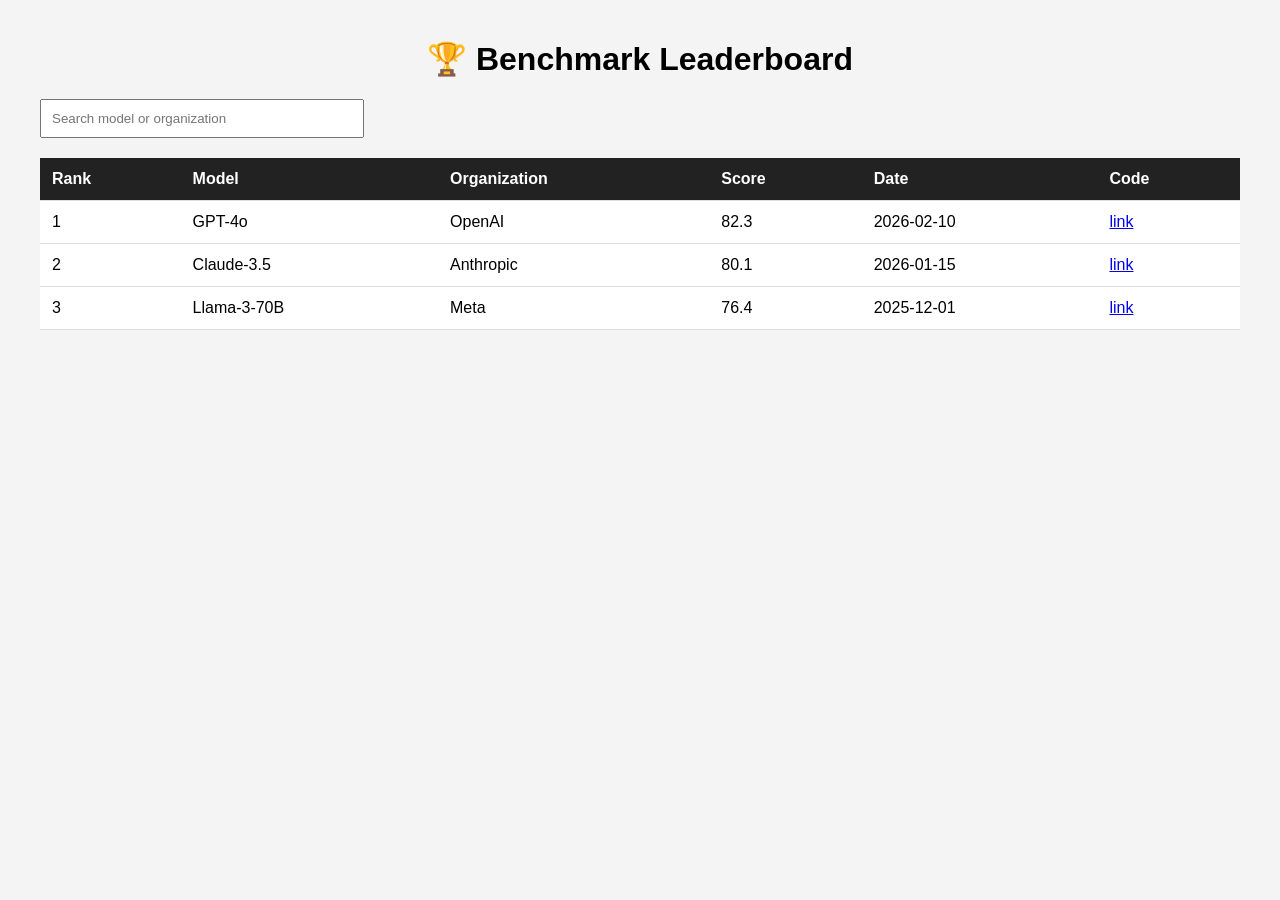
<file: index.html>
<!DOCTYPE html>
<html>

<head>
<meta charset="utf-8">
<title>Benchmark Leaderboard</title>
<link rel="stylesheet" href="style.css">
</head>

<body>

<h1>🏆 Benchmark Leaderboard</h1>

<input type="text" id="search" placeholder="Search model or organization">

<table id="leaderboard">
<thead>
<tr>
<th onclick="sortTable('rank')">Rank</th>
<th onclick="sortTable('model')">Model</th>
<th onclick="sortTable('org')">Organization</th>
<th onclick="sortTable('score')">Score</th>
<th>Date</th>
<th>Code</th>
</tr>
</thead>

<tbody></tbody>
</table>

<script src="script.js"></script>

</body>
</html>
</file>
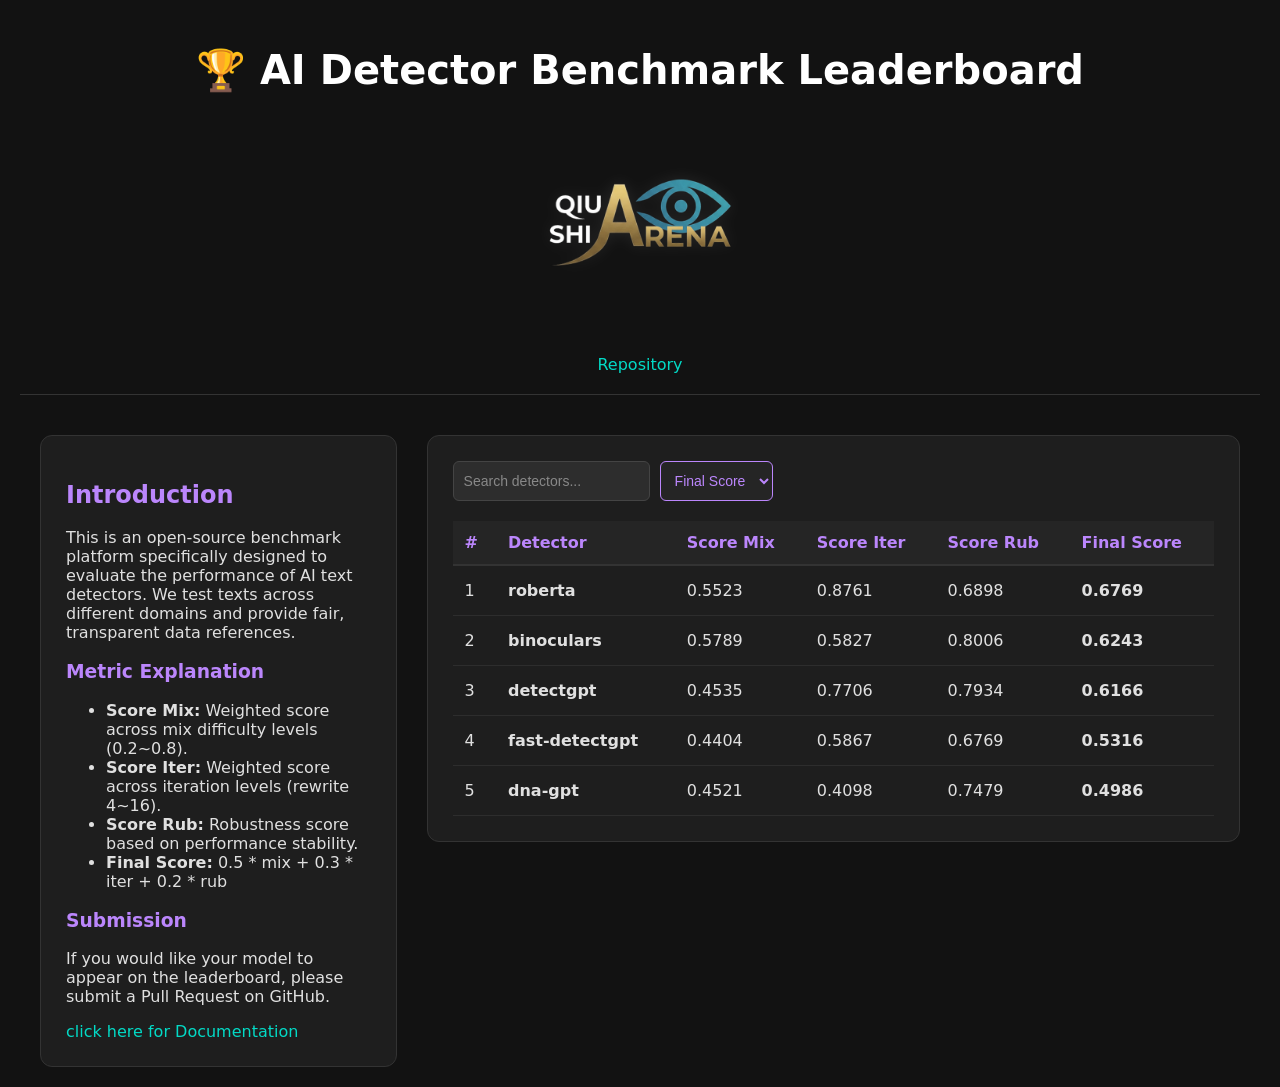
<file: site/index.html>
<!DOCTYPE html>
<html>
<head>
    <meta charset="utf-8">
    <title>AI Detector Benchmark</title>
    <link rel="stylesheet" href="style.css">
</head>
<body>

    <header class="page-header">
        <h1>🏆 AI Detector Benchmark Leaderboard</h1>
        <img src="photo/logo.png" alt="Project Logo" class="centered-logo">
        <br>
        <a href="https://github.com/QiushiArena/qiushiBenchmark" target="_blank" rel="noopener noreferrer">Repository</a>
    </header>

    <div class="main-container">
        <aside class="left-panel">
            <h2>Introduction</h2>
            <p>This is an open-source benchmark platform specifically designed to evaluate the performance of AI text detectors. We test texts across different domains and provide fair, transparent data references.</p>

            <h3>Metric Explanation</h3>
            <ul>
                <li><strong>Score Mix:</strong> Weighted score across mix difficulty levels (0.2~0.8).</li>
                <li><strong>Score Iter:</strong> Weighted score across iteration levels (rewrite 4~16).</li>
                <li><strong>Score Rub:</strong> Robustness score based on performance stability.</li>
                <li><strong>Final Score:</strong> 0.5 * mix + 0.3 * iter + 0.2 * rub</li>
            </ul>

            <h3>Submission</h3>
            <p>If you would like your model to appear on the leaderboard, please submit a Pull Request on GitHub.</p>
            <a href="docs/README.md" class="doc-link">click here for Documentation</a>
        </aside>

        <section class="right-panel">
            <div class="controls">
                <input type="text" id="search" placeholder="Search detectors..." oninput="filterData()">
                <select id="sortBy" onchange="sortTable(this.value)">
                    <option value="finalScore">Final Score</option>
                    <option value="scoreMix">Score Mix</option>
                    <option value="scoreIter">Score Iter</option>
                    <option value="scoreRub">Score Rub</option>
                </select>
            </div>

            <table id="leaderboard">
                <thead>
                    <tr>
                        <th>#</th>
                        <th onclick="sortTable('detector')">Detector</th>
                        <th onclick="sortTable('scoreMix')">Score Mix</th>
                        <th onclick="sortTable('scoreIter')">Score Iter</th>
                        <th onclick="sortTable('scoreRub')">Score Rub</th>
                        <th onclick="sortTable('finalScore')">Final Score</th>
                    </tr>
                </thead>
                <tbody></tbody>
            </table>
        </section>
    </div>

    <script src="script.js"></script>
</body>
</html>
</file>
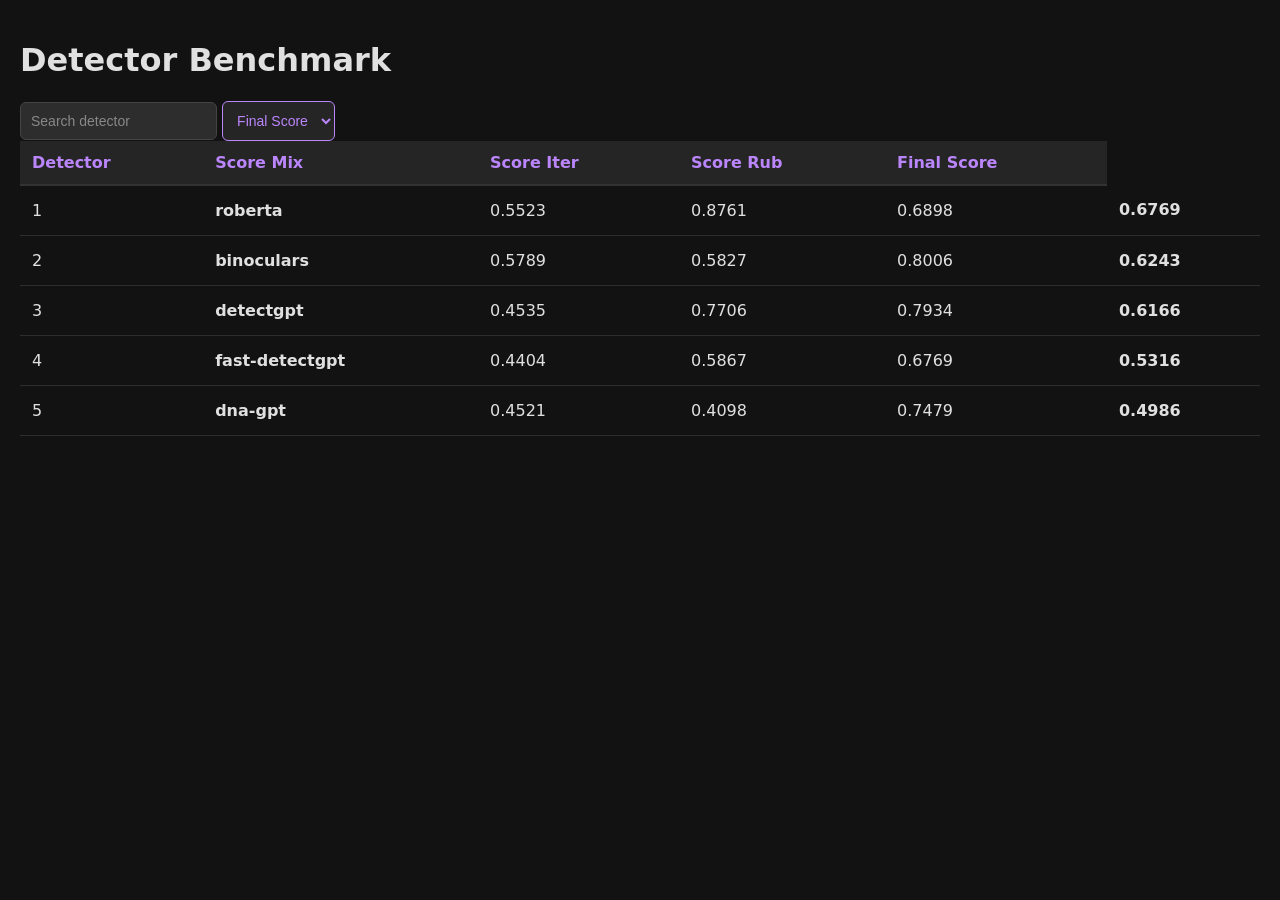
<file: site/leaderboard.html>
<!DOCTYPE html>
<html>
<head>
<meta charset="utf-8">
<title>Detector Benchmark Leaderboard</title>
<link rel="stylesheet" href="style.css">
</head>
<body>

<h1>Detector Benchmark</h1>

<input id="search" placeholder="Search detector">

<select id="sortBy" onchange="sortTable(this.value)">
    <option value="finalScore">Final Score</option>
    <option value="scoreMix">Score Mix</option>
    <option value="scoreIter">Score Iter</option>
    <option value="scoreRub">Score Rub</option>
</select>

<table id="leaderboard">
<thead>
<tr>
<th onclick="sortTable('detector')">Detector</th>
<th onclick="sortTable('scoreMix')">Score Mix</th>
<th onclick="sortTable('scoreIter')">Score Iter</th>
<th onclick="sortTable('scoreRub')">Score Rub</th>
<th onclick="sortTable('finalScore')">Final Score</th>
</tr>
</thead>
<tbody></tbody>
</table>

<script src="script.js"></script>
</body>
</html>
</file>
<file: style.css>
body{
font-family:Arial;
background:#f4f4f4;
margin:40px;
}

h1{
text-align:center;
}

input{
width:300px;
padding:10px;
margin-bottom:20px;
}

table{
width:100%;
border-collapse:collapse;
background:white;
}

th,td{
padding:12px;
border-bottom:1px solid #ddd;
text-align:left;
}

th{
background:#222;
color:white;
cursor:pointer;
}

tr:hover{
background:#f2f2f2;
}
</file>
<file: site/style.css>
/* 基础背景与文字颜色 */
body {
    font-family: 'Inter', system-ui, -apple-system, sans-serif;
    background: #121212; /* 深色背景 */
    color: #e0e0e0;      /* 浅灰色文字，比纯白更护眼 */
    margin: 0;
    padding: 20px;
}

/* 头部样式 */
.page-header {
    text-align: center;
    margin-bottom: 40px;
    border-bottom: 1px solid #333;
    padding-bottom: 20px;
}

.page-header h1 {
    color: #ffffff;
    font-size: 2.5rem;
}

.centered-logo {
    width: 350px;
    height: 200px;
    object-fit: contain;
    display: block;
    margin: 15px auto;
    filter: drop-shadow(0 0 8px rgba(255,255,255,0.1)); /* 给logo加点微光 */
}

/* 主体双栏布局 */
.main-container {
    display: flex;
    gap: 30px;
    max-width: 1200px;
    margin: 0 auto;
    align-items: flex-start;
}

/* 左侧介绍板 - 深色卡片化 */
.left-panel {
    flex: 1;
    background: #1e1e1e; /* 比背景稍浅的黑色 */
    padding: 25px;
    border-radius: 12px;
    border: 1px solid #333;
    position: sticky;
    top: 20px;
}

.left-panel h2, .left-panel h3 {
    color: #bb86fc; /* 使用紫色作为强调色，典型的深色UI风格 */
}

/* 右侧排行榜板 */
.right-panel {
    flex: 2.5;
    background: #1e1e1e;
    padding: 25px;
    border-radius: 12px;
    border: 1px solid #333;
}

/* 控件样式 - 深色适配 */
.controls {
    display: flex;
    gap: 10px;
    margin-bottom: 20px;
}

#search, #datasetFilter, #sortBy {
    background: #2d2d2d;
    color: #e0e0e0;
    border: 1px solid #444;
    padding: 10px;
    border-radius: 6px;
    font-size: 14px;
}

#sortBy {
    background: #252525;
    border: 1px solid #bb86fc;
    color: #bb86fc;
    cursor: pointer;
}

#sortBy option {
    background: #1e1e1e;
    color: #e0e0e0;
}

#search::placeholder {
    color: #888;
}

/* 表格深色美化 */
table {
    width: 100%;
    border-collapse: collapse;
    background: transparent;
}

th {
    background: #252525;
    color: #bb86fc;
    font-weight: 600;
    padding: 12px;
    border-bottom: 2px solid #333;
    text-align: left;
    cursor: pointer;
}

td {
    padding: 15px 12px;
    border-bottom: 1px solid #2d2d2d;
}

tr:hover {
    background: #2a2a2a; /* 悬停颜色稍微加亮 */
}

/* 链接颜色优化 */
a {
    color: #03dac6; /* 青绿色链接在深色背景下非常清晰 */
    text-decoration: none;
}

a:hover {
    text-decoration: underline;
}

/* 响应式适配：手机端自动改为单栏 */
@media (max-width: 768px) {
    .main-container {
        flex-direction: column;
    }
    .left-panel {
        position: static;
        width: 100%;
    }
}
</file>
